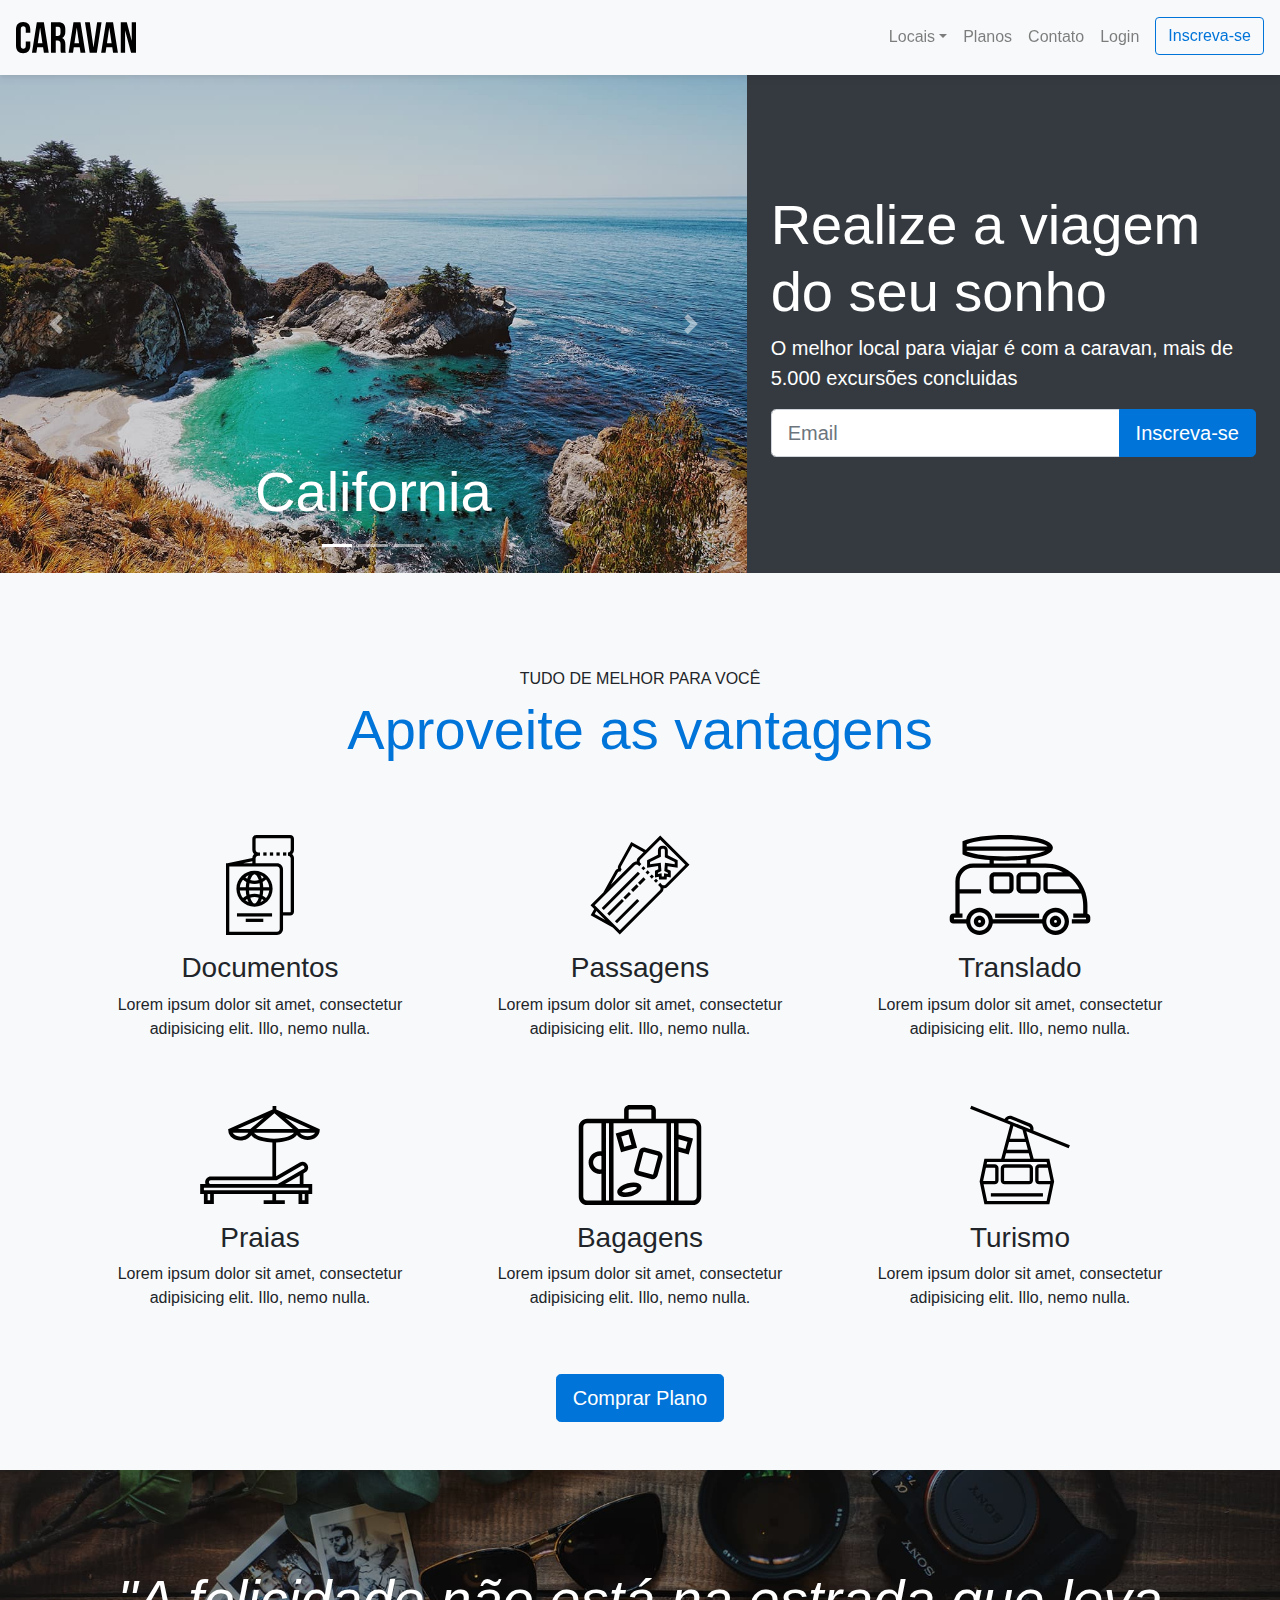
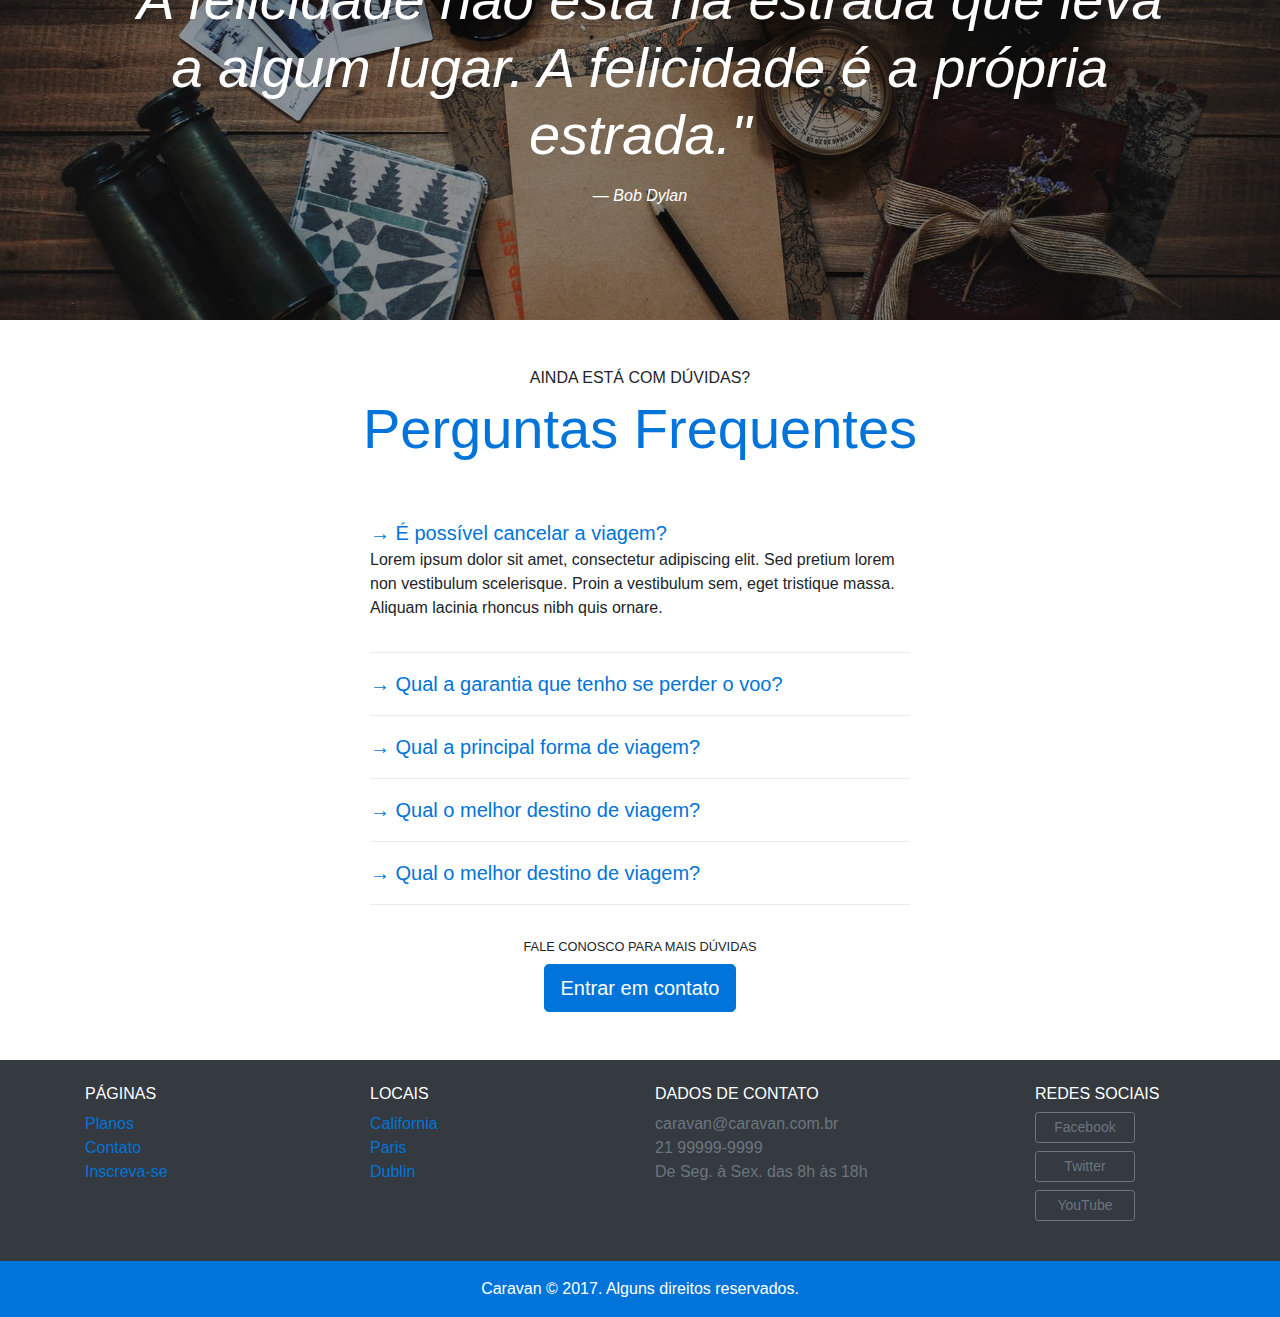
<file: bootstrap-4/caravan/index.html>
<!DOCTYPE html>
<html lang="pt-BR">

<head>
  <meta charset="UTF-8">
  <meta http-equiv="X-UA-Compatible" content="IE=edge">
  <meta name="viewport" content="width=device-width, initial-scale=1.0">
  <link rel="stylesheet" href="./css/bootstrap.css">
  <link rel="stylesheet" href="./css/style.css">
  <title>Caravan</title>
</head>

<body>
  <!-- MODAL -->

  <div class="modal fade" id="modalLogin" tabindex="-1" aria-labelledby="exampleModalLabel" aria-hidden="true">
    <div class="modal-dialog">
      <div class="modal-content">
        <div class="modal-header">
          <h5 class="modal-title" id="exampleModalLabel">Modal title</h5>
          <button type="button" class="close" data-dismiss="modal" aria-label="Close">
            <span aria-hidden="true">&times;</span>
          </button>
        </div>
        <div class="modal-body">
          <form>
            <div class="form-group">
              <label for="loginEmail">Email</label>
              <input type="email" class="form-control" id="loginEmail">
            </div>
            <div class="form-group">
              <label for="liginSenha">Senha</label>
              <input type="password" class="form-control" id="liginSenha">
            </div>
            <button type="submit" class="btn btn-primary">Entrar na conta</button>
            <small class="form-text text-muted">Esqueceu a senha. <a href="#">Clique aqui.</a></small>
          </form>
        </div>
      </div>
    </div>
  </div>
  <!-- MENU -->
  <nav class="navbar navbar-expand-sm navbar-light bg-light fixed-top py-3 box-shadow">
    <a class="navbar-brand" href="./index.html">
      <img src="./img/caravan.svg" alt="caravan">
    </a>

    <button class="navbar-toggler d-lg-none" type="button" data-toggle="collapse" data-target="#navbarSupportedContent" aria-controls="navbarSupportedContent" aria-expanded="false" aria-label="Toggle navigation">
      <span class="navbar-toggler-icon"></span>
    </button>

    <div class="collapse navbar-collapse" id="navbarSupportedContent">
      <ul class="navbar-nav ml-auto">
        <li class="nav-item dropdown">
          <a class="nav-link dropdown-toggle" href="#" id="navbarDropdown" role="button" data-toggle="dropdown" aria-expanded="false">Locais</a>
          <div class="dropdown-menu">
            <a class="dropdown-item" href="local.html">California</a>
            <a class="dropdown-item" href="local.html">Paris</a>
            <a class="dropdown-item" href="local.html">Dublin</a>
            </divlocal.html </li>
        <li class="nav-item">
          <a class="nav-link" href="planos.html">Planos</a>
        </li>
        <li class="nav-item">
          <a class="nav-link" href="contato.html">Contato</a>
        </li>
        <li class="nav-item">
          <a class="nav-link" href="#" data-toggle="modal" data-target="#modalLogin">Login</a>
        </li>
        <li class="nav-item ml-md-2">
          <a class="btn btn-outline-primary" href="inscricao.html">Inscreva-se</a>
        </li>
      </ul>
    </div>
  </nav>

  <!-- SLIDER -->
  <section class="container-fluid">
    <div class="row bg-dark text-white">

      <div class="col-lg-7 p-0">
        <div id="carouselCidades" class="carousel slide" data-ride="carousel">
          <ol class="carousel-indicators">
            <li data-target="#carouselCidades" data-slide-to="0" class="active"></li>
            <li data-target="#carouselCidades" data-slide-to="1"></li>
            <li data-target="#carouselCidades" data-slide-to="2"></li>
          </ol>
          <div class="carousel-inner">
            <div class="carousel-item active">
              <img src="./img/california.jpeg" class="d-block w-100" alt="California">
              <div class="carousel-caption">
                <h3 class="display-4">California</h3>
              </div>
            </div>
            <div class="carousel-item">
              <img src="./img/paris.jpg" class="d-block w-100" alt="Paris">
              <div class="carousel-caption">
                <h3 class="display-4">Paris</h3>
              </div>
            </div>
            <div class="carousel-item">
              <img src="./img/dublin.jpg" class="d-block w-100" alt="Dublin">
              <div class="carousel-caption">
                <h3 class="display-4">Dublin</h3>
              </div>
            </div>
          </div>
          <button class="carousel-control-prev" type="button" data-target="#carouselCidades" data-slide="prev">
            <span class="carousel-control-prev-icon" aria-hidden="true"></span>
            <span class="sr-only">Anterior</span>
          </button>
          <button class="carousel-control-next" type="button" data-target="#carouselCidades" data-slide="next">
            <span class="carousel-control-next-icon" aria-hidden="true"></span>
            <span class="sr-only">Próximo</span>
          </button>
        </div>
      </div>

      <div class="col-lg-5 p-4 align-self-center">
        <h1 class="display-4">Realize a viagem do seu sonho</h1>
        <p class="lead">O melhor local para viajar é com a caravan, mais de 5.000 excursões concluidas</p>
        <form action="">
          <div class="input-group input-group-lg">
            <input type="text" class="form-control" placeholder="Email" aria-label="Email">
            <div class="input-group-append">
              <button class="btn btn-primary" type="button">Inscreva-se</button>
            </div>
          </div>
        </form>
      </div>
    </div>
  </section>

  <!-- PLANOS -->
  <section class="bg-light py-5 text-center">
    <div class="container">
      <div class="my-5">
        <span class="h6 d-block text-uppercase">Tudo de melhor para você</span>
        <h2 class="display-4 text-primary">Aproveite as vantagens</h2>
      </div>
      <div class="row">
        <div class="col-xl-4 col-md-6 my-4">
          <div style="height: 100px;" class="d-flex justify-content-center">
            <img src="./img/icones/passaporte.svg" alt="Passaporte">
          </div>
          <h3 class="pt-3">Documentos</h3>
          <p>Lorem ipsum dolor sit amet, consectetur adipisicing elit. Illo, nemo nulla.</p>
        </div>
        <div class="col-xl-4 col-md-6 my-4">
          <div style="height: 100px;" class="d-flex justify-content-center">
            <img src="./img/icones/passagens.svg" alt="Passagens">
          </div>
          <h3 class="pt-3">Passagens</h3>
          <p>Lorem ipsum dolor sit amet, consectetur adipisicing elit. Illo, nemo nulla.</p>
        </div>
        <div class="col-xl-4 col-md-6 my-4">
          <div style="height: 100px;" class="d-flex justify-content-center">
            <img src="./img/icones/translado.svg" alt="Translado">
          </div>
          <h3 class="pt-3">Translado</h3>
          <p>Lorem ipsum dolor sit amet, consectetur adipisicing elit. Illo, nemo nulla.</p>
        </div>
        <div class="col-xl-4 col-md-6 my-4">
          <div style="height: 100px;" class="d-flex justify-content-center">
            <img src="./img/icones/praias.svg" alt="Praias">
          </div>
          <h3 class="pt-3">Praias</h3>
          <p>Lorem ipsum dolor sit amet, consectetur adipisicing elit. Illo, nemo nulla.</p>
        </div>
        <div class="col-xl-4 col-md-6 my-4">
          <div style="height: 100px;" class="d-flex justify-content-center">
            <img src="./img/icones/bagagens.svg" alt="Bagagens">
          </div>
          <h3 class="pt-3">Bagagens</h3>
          <p>Lorem ipsum dolor sit amet, consectetur adipisicing elit. Illo, nemo nulla.</p>
        </div>
        <div class="col-xl-4 col-md-6 my-4">
          <div style="height: 100px;" class="d-flex justify-content-center">
            <img src="./img/icones/turismo.svg" alt="Turismo">
          </div>
          <h3 class="pt-3">Turismo</h3>
          <p>Lorem ipsum dolor sit amet, consectetur adipisicing elit. Illo, nemo nulla.</p>
        </div>
      </div>
      <a href="planos.html" class="btn btn-primary btn-lg mt-4">Comprar Plano</a>
    </div>
  </section>

  <!-- QUOTE -->
  <section id="home-quote" class="p-md-5">
    <blockquote class="blockquote text-center text-white p-md-5 p-3">
      <p class="display-4"><em>"A felicidade não está na estrada que leva a algum lugar. A felicidade é a própria estrada."</em></p>
      <footer class="blockquote-footer text-white"><cite title="Source Title">Bob Dylan</cite></footer>
    </blockquote>
    </blockquote>
  </section>


  <!--PERGUNTAS FREQUENTES -->

  <section class="container">
    <div class="my-5 text-center">
      <span class="h6 d-block text-uppercase">Ainda está com dúvidas?</span>
      <h2 class="display-4 text-primary">Perguntas Frequentes</h2>
    </div>
    <div class="row justify-content-center">
      <div class="col-md-6" id="perguntasFrequentes" data-children=".pergunta">
        <!-- pergunt 1 -->
        <div class="pergunta py-2">
          <a class="lead" data-toggle="collapse" href="#pergunta1" aria-expanded="true" aria-controls="pergunta1">→ É possível cancelar a viagem?</a>
          <div id="pergunta1" class="collapse show" role="tabpanel" data-parent="#perguntasFrequentes">
            <p>Lorem ipsum dolor sit amet, consectetur adipiscing elit. Sed pretium lorem non vestibulum scelerisque. Proin a vestibulum sem, eget tristique massa. Aliquam lacinia rhoncus nibh quis ornare.</p>
          </div>
        </div>
        <!-- pergunta 2 -->
        <div class="dropdown-divider"></div>
        <div class="pergunta py-2">
          <a class="lead" data-toggle="collapse" href="#pergunta2" aria-expanded="true" aria-controls="pergunta2">→ Qual a garantia que tenho se perder o voo?</a>
          <div id="pergunta2" class="collapse" role="tabpanel" data-parent="#perguntasFrequentes">
            <p>Lorem ipsum dolor sit amet, consectetur adipiscing elit. Sed pretium lorem non vestibulum scelerisque. Proin a vestibulum sem, eget tristique massa. Aliquam lacinia rhoncus nibh quis ornare.</p>
          </div>
        </div>
        <!-- pergunta 3 -->
        <div class="dropdown-divider"></div>
        <div class="pergunta py-2">
          <a class="lead" data-toggle="collapse" href="#pergunta3" aria-expanded="true" aria-controls="pergunta3">→ Qual a principal forma de viagem?</a>
          <div id="pergunta3" class="collapse" role="tabpanel" data-parent="#perguntasFrequentes">
            <p>Lorem ipsum dolor sit amet, consectetur adipiscing elit. Sed pretium lorem non vestibulum scelerisque. Proin a vestibulum sem, eget tristique massa. Aliquam lacinia rhoncus nibh quis ornare.</p>
          </div>
        </div>
        <!-- pergunta 4 -->
        <div class="dropdown-divider"></div>
        <div class="pergunta py-2">
          <a class="lead" data-toggle="collapse" href="#pergunta4" aria-expanded="true" aria-controls="pergunta4">→ Qual o melhor destino de viagem?</a>
          <div id="pergunta4" class="collapse" role="tabpanel" data-parent="#perguntasFrequentes">
            <p>Lorem ipsum dolor sit amet, consectetur adipiscing elit. Sed pretium lorem non vestibulum scelerisque. Proin a vestibulum sem, eget tristique massa. Aliquam lacinia rhoncus nibh quis ornare.</p>
          </div>
        </div>
        <!-- pergunta 5 -->
        <div class="dropdown-divider"></div>
        <div class="pergunta py-2">
          <a class="lead" data-toggle="collapse" href="#pergunta5" aria-expanded="true" aria-controls="pergunta5">→ Qual o melhor destino de viagem?</a>
          <div id="pergunta5" class="collapse" role="tabpanel" data-parent="#perguntasFrequentes">
            <p>Lorem ipsum dolor sit amet, consectetur adipiscing elit. Sed pretium lorem non vestibulum scelerisque. Proin a vestibulum sem, eget tristique massa. Aliquam lacinia rhoncus nibh quis ornare.</p>
          </div>
        </div>
        <div class="dropdown-divider"></div>
      </div>
    </div>
    <div class="text-center my-4">
      <p class="small text-uppercase my-2">Fale conosco para mais dúvidas</p>
      <a href="/contato.html" class="btn btn-primary btn-lg">Entrar em contato</a>
    </div>
  </section>
  <!-- FOOTER -->
  <footer class="bg-dark text-white mt-5">
    <div class="container py-4">
      <div class="row">
        <div class="col-md-3 col-6">
          <h4 class="h6 text-uppercase">Páginas</h4>
          <ul class="list-unstyled">
            <li><a href="planos.html">Planos</a></li>
            <li><a href="contato.html">Contato</a></li>
            <li><a href="inscricao.html">Inscreva-se</a></li>
          </ul>
        </div>
        <div class="col-md-3 col-6">
          <h4 class="h6 text-uppercase">Locais</h4>
          <ul class="list-unstyled">
            <li><a href="local.html">California</a></li>
            <li><a href="local.html">Paris</a></li>
            <li><a href="local.html">Dublin</a></li>
          </ul>
        </div>
        <div class="col-md-4 col-6">
          <h4 class="h6 text-uppercase">Dados de contato</h4>
          <ul class="text-secondary list-unstyled">
            <li>caravan@caravan.com.br</li>
            <li>21 99999-9999</li>
            <li>De Seg. à Sex. das 8h às 18h</li>
          </ul>
        </div>
        <div class="col-md-2 col-6">
          <h4 class="h6 text-uppercase">Redes sociais</h4>
          <ul class="list-unstyled">
            <li>
              <a href="#" class="btn btn-outline-secondary btn-sm d-block mb-2" style="max-width: 100px">Facebook</a>
            </li>
            <li>
              <a href="#" class="btn btn-outline-secondary btn-sm d-block mb-2" style="max-width: 100px">Twitter</a>
            </li>
            <li>
              <a href="#" class="btn btn-outline-secondary btn-sm d-block mb-2" style="max-width: 100px">YouTube</a>
            </li>
          </ul>
        </div>
      </div>
    </div>
    <div class="bg-primary text-center py-3">
      <p class="mb-0">Caravan © 2017. Alguns direitos reservados.</p>
    </div>
  </footer>

  <script src=" ./js/jquery.min.js"></script>
  <script src="./js/popper.min.js"></script>
  <script src="./js/bootstrap.js"></script>
  <script src="./js/app.js"></script>
</body>

</html>
</file>
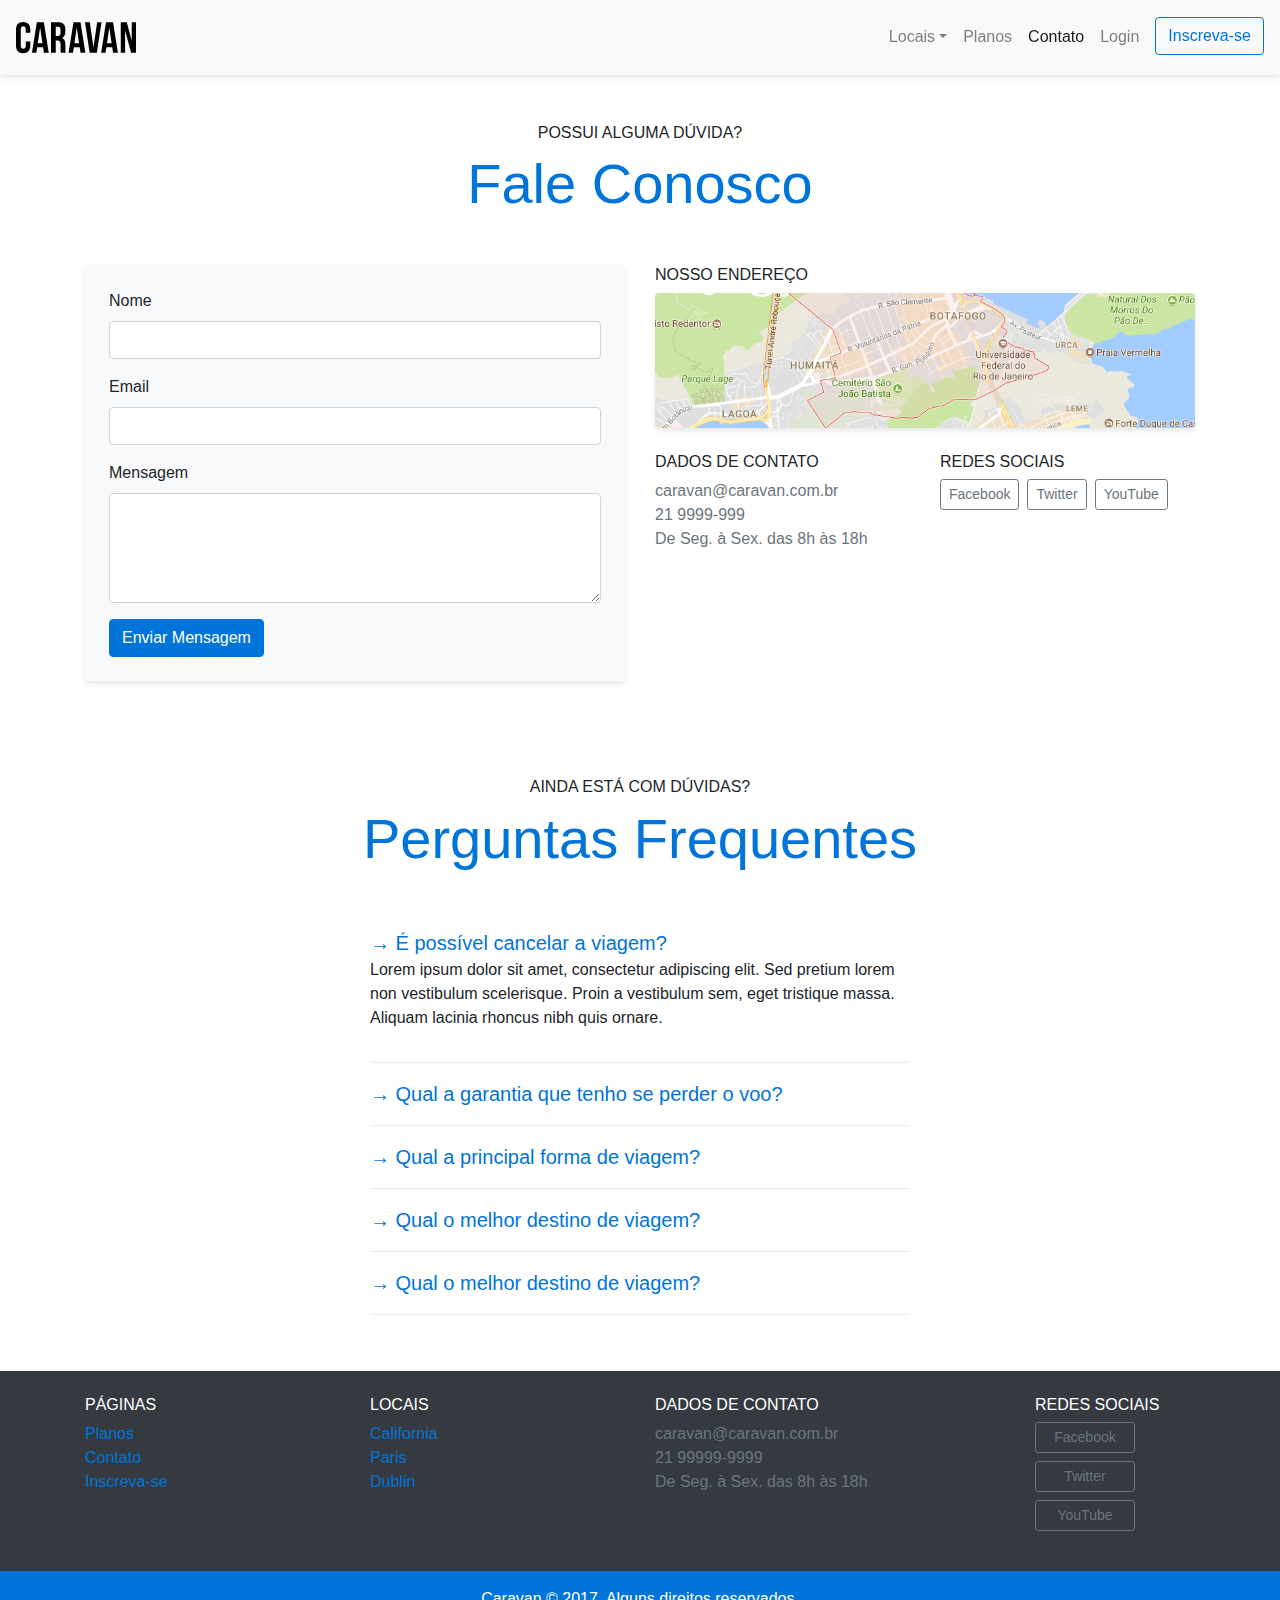
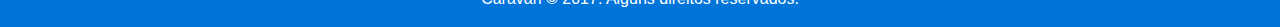
<file: bootstrap-4/caravan/contato.html>
<!DOCTYPE html>
<html lang="pt-BR">

<head>
  <meta charset="UTF-8">
  <meta http-equiv="X-UA-Compatible" content="IE=edge">
  <meta name="viewport" content="width=device-width, initial-scale=1.0">
  <link rel="stylesheet" href="./css/bootstrap.css">
  <link rel="stylesheet" href="./css/style.css">
  <title>Caravan - Contato</title>
</head>

<body>
  <!-- MODAL -->

  <div class="modal fade" id="modalLogin" tabindex="-1" aria-labelledby="exampleModalLabel" aria-hidden="true">
    <div class="modal-dialog">
      <div class="modal-content">
        <div class="modal-header">
          <h5 class="modal-title" id="exampleModalLabel">Modal title</h5>
          <button type="button" class="close" data-dismiss="modal" aria-label="Close">
            <span aria-hidden="true">&times;</span>
          </button>
        </div>
        <div class="modal-body">
          <form>
            <div class="form-group">
              <label for="loginEmail">Email</label>
              <input type="email" class="form-control" id="loginEmail">
            </div>
            <div class="form-group">
              <label for="liginSenha">Senha</label>
              <input type="password" class="form-control" id="liginSenha">
            </div>
            <button type="submit" class="btn btn-primary">Entrar na conta</button>
            <small class="form-text text-muted">Esqueceu a senha. <a href="#">Clique aqui.</a></small>
          </form>
        </div>
      </div>
    </div>
  </div>
  <!-- MENU -->
  <nav class="navbar navbar-expand-sm navbar-light bg-light fixed-top py-3 box-shadow">
    <a class="navbar-brand" href="./index.html">
      <img src="./img/caravan.svg" alt="caravan">
    </a>

    <button class="navbar-toggler d-lg-none" type="button" data-toggle="collapse" data-target="#navbarSupportedContent" aria-controls="navbarSupportedContent" aria-expanded="false" aria-label="Toggle navigation">
      <span class="navbar-toggler-icon"></span>
    </button>

    <div class="collapse navbar-collapse" id="navbarSupportedContent">
      <ul class="navbar-nav ml-auto">
        <li class="nav-item dropdown">
          <a class="nav-link dropdown-toggle" href="#" id="navbarDropdown" role="button" data-toggle="dropdown" aria-expanded="false">Locais</a>
          <div class="dropdown-menu">
            <a class="dropdown-item" href="local.html">California</a>
            <a class="dropdown-item" href="local.html">Paris</a>
            <a class="dropdown-item" href="local.html">Dublin</a>
            </divlocal.html </li>
        <li class="nav-item">
          <a class="nav-link" href="planos.html">Planos</a>
        </li>
        <li class="nav-item">
          <a class="nav-link active" href="contato.html">Contato</a>
        </li>
        <li class="nav-item">
          <a class="nav-link" href="#" data-toggle="modal" data-target="#modalLogin">Login</a>
        </li>
        <li class="nav-item ml-md-2">
          <a class="btn btn-outline-primary" href="inscricao.html">Inscreva-se</a>
        </li>
      </ul>
    </div>
  </nav>

  <!-- FORMULARIO DE CONTATO -->
  <section class="container my-5">
    <div class="my-5 text-center">
      <span class="h6 d-block text-uppercase">Possui alguma dúvida?</span>
      <h1 class="display-4 text-primary">Fale Conosco</h1>
    </div>
    <div class="row">
      <div class="col-lg mb-5">
        <form class="bg-light rounded p-4 box-shadow">
          <div class="form-group">
            <label for="clienteNome">Nome</label>
            <input type="text" class="form-control" id="clienteNome">
          </div>
          <div class="form-group">
            <label for="clienteEmail">Email</label>
            <input type="email" class="form-control" id="clienteEmail">
          </div>
          <div class="form-group">
            <label for="clienteMensagem">Mensagem</label>
            <textarea class="form-control" id="clienteMensagem" rows="4"></textarea>
          </div>
          <button type="submit" class="btn btn-primary">Enviar Mensagem</button>
        </form>
      </div>
      <div class="col">
        <h2 class="h6 text-uppercase">Nosso endereço</h2>
        <img src=" ./img/mapa.png" class="img-fluid rounded box-shadow mb-4" alt="mapa">
        <div class="row">
          <div class="col">
            <h2 class="h6 text-uppercase">Dados de Contato</h2>
            <ul class="list-unstyled text-secondary">
              <li>caravan@caravan.com.br</li>
              <li>21 9999-999</li>
              <li>De Seg. à Sex. das 8h às 18h</li>
            </ul>
          </div>
          <div class="col">
            <h2 class="h6 text-uppercase">Redes sociais</h2>
            <ul class="list-unstyled form-inline">
              <li>
                <a href="#" class="btn btn-outline-secondary btn-sm d-block mb-2 mr-2" style="max-width: 100px">Facebook</a>
              </li>
              <li>
                <a href="#" class="btn btn-outline-secondary btn-sm d-block mb-2 mr-2" style="max-width: 100px">Twitter</a>
              </li>
              <li>
                <a href="#" class="btn btn-outline-secondary btn-sm d-block mb-2" style="max-width: 100px">YouTube</a>
              </li>
            </ul>
          </div>
        </div>
      </div>
    </div>
  </section>



  <!--PERGUNTAS FREQUENTES -->

  <section class="container">
    <div class="my-5 text-center">
      <span class="h6 d-block text-uppercase">Ainda está com dúvidas?</span>
      <h2 class="display-4 text-primary">Perguntas Frequentes</h2>
    </div>
    <div class="row justify-content-center">
      <div class="col-md-6" id="perguntasFrequentes" data-children=".pergunta">
        <!-- pergunt 1 -->
        <div class="pergunta py-2">
          <a class="lead" data-toggle="collapse" href="#pergunta1" aria-expanded="true" aria-controls="pergunta1">→ É possível cancelar a viagem?</a>
          <div id="pergunta1" class="collapse show" role="tabpanel" data-parent="#perguntasFrequentes">
            <p>Lorem ipsum dolor sit amet, consectetur adipiscing elit. Sed pretium lorem non vestibulum scelerisque. Proin a vestibulum sem, eget tristique massa. Aliquam lacinia rhoncus nibh quis ornare.</p>
          </div>
        </div>
        <!-- pergunta 2 -->
        <div class="dropdown-divider"></div>
        <div class="pergunta py-2">
          <a class="lead" data-toggle="collapse" href="#pergunta2" aria-expanded="true" aria-controls="pergunta2">→ Qual a garantia que tenho se perder o voo?</a>
          <div id="pergunta2" class="collapse" role="tabpanel" data-parent="#perguntasFrequentes">
            <p>Lorem ipsum dolor sit amet, consectetur adipiscing elit. Sed pretium lorem non vestibulum scelerisque. Proin a vestibulum sem, eget tristique massa. Aliquam lacinia rhoncus nibh quis ornare.</p>
          </div>
        </div>
        <!-- pergunta 3 -->
        <div class="dropdown-divider"></div>
        <div class="pergunta py-2">
          <a class="lead" data-toggle="collapse" href="#pergunta3" aria-expanded="true" aria-controls="pergunta3">→ Qual a principal forma de viagem?</a>
          <div id="pergunta3" class="collapse" role="tabpanel" data-parent="#perguntasFrequentes">
            <p>Lorem ipsum dolor sit amet, consectetur adipiscing elit. Sed pretium lorem non vestibulum scelerisque. Proin a vestibulum sem, eget tristique massa. Aliquam lacinia rhoncus nibh quis ornare.</p>
          </div>
        </div>
        <!-- pergunta 4 -->
        <div class="dropdown-divider"></div>
        <div class="pergunta py-2">
          <a class="lead" data-toggle="collapse" href="#pergunta4" aria-expanded="true" aria-controls="pergunta4">→ Qual o melhor destino de viagem?</a>
          <div id="pergunta4" class="collapse" role="tabpanel" data-parent="#perguntasFrequentes">
            <p>Lorem ipsum dolor sit amet, consectetur adipiscing elit. Sed pretium lorem non vestibulum scelerisque. Proin a vestibulum sem, eget tristique massa. Aliquam lacinia rhoncus nibh quis ornare.</p>
          </div>
        </div>
        <!-- pergunta 5 -->
        <div class="dropdown-divider"></div>
        <div class="pergunta py-2">
          <a class="lead" data-toggle="collapse" href="#pergunta5" aria-expanded="true" aria-controls="pergunta5">→ Qual o melhor destino de viagem?</a>
          <div id="pergunta5" class="collapse" role="tabpanel" data-parent="#perguntasFrequentes">
            <p>Lorem ipsum dolor sit amet, consectetur adipiscing elit. Sed pretium lorem non vestibulum scelerisque. Proin a vestibulum sem, eget tristique massa. Aliquam lacinia rhoncus nibh quis ornare.</p>
          </div>
        </div>
        <div class="dropdown-divider"></div>
      </div>
    </div>
  </section>

  <!-- FOOTER -->
  <footer class="bg-dark text-white mt-5">
    <div class="container py-4">
      <div class="row">
        <div class="col-md-3 col-6">
          <h4 class="h6 text-uppercase">Páginas</h4>
          <ul class="list-unstyled">
            <li><a href="planos.html">Planos</a></li>
            <li><a href="contato.html">Contato</a></li>
            <li><a href="inscricao.html">Inscreva-se</a></li>
          </ul>
        </div>
        <div class="col-md-3 col-6">
          <h4 class="h6 text-uppercase">Locais</h4>
          <ul class="list-unstyled">
            <li><a href="local.html">California</a></li>
            <li><a href="local.html">Paris</a></li>
            <li><a href="local.html">Dublin</a></li>
          </ul>
        </div>
        <div class="col-md-4 col-6">
          <h4 class="h6 text-uppercase">Dados de contato</h4>
          <ul class="text-secondary list-unstyled">
            <li>caravan@caravan.com.br</li>
            <li>21 99999-9999</li>
            <li>De Seg. à Sex. das 8h às 18h</li>
          </ul>
        </div>
        <div class="col-md-2 col-6">
          <h4 class="h6 text-uppercase">Redes sociais</h4>
          <ul class="list-unstyled">
            <li>
              <a href="#" class="btn btn-outline-secondary btn-sm d-block mb-2" style="max-width: 100px">Facebook</a>
            </li>
            <li>
              <a href="#" class="btn btn-outline-secondary btn-sm d-block mb-2" style="max-width: 100px">Twitter</a>
            </li>
            <li>
              <a href="#" class="btn btn-outline-secondary btn-sm d-block mb-2" style="max-width: 100px">YouTube</a>
            </li>
          </ul>
        </div>
      </div>
    </div>
    <div class="bg-primary text-center py-3">
      <p class="mb-0">Caravan © 2017. Alguns direitos reservados.</p>
    </div>
  </footer>

  <script src=" ./js/jquery.min.js"></script>
  <script src="./js/popper.min.js"></script>
  <script src="./js/bootstrap.js"></script>
  <script src="./js/app.js"></script>
</body>

</html>
</file>
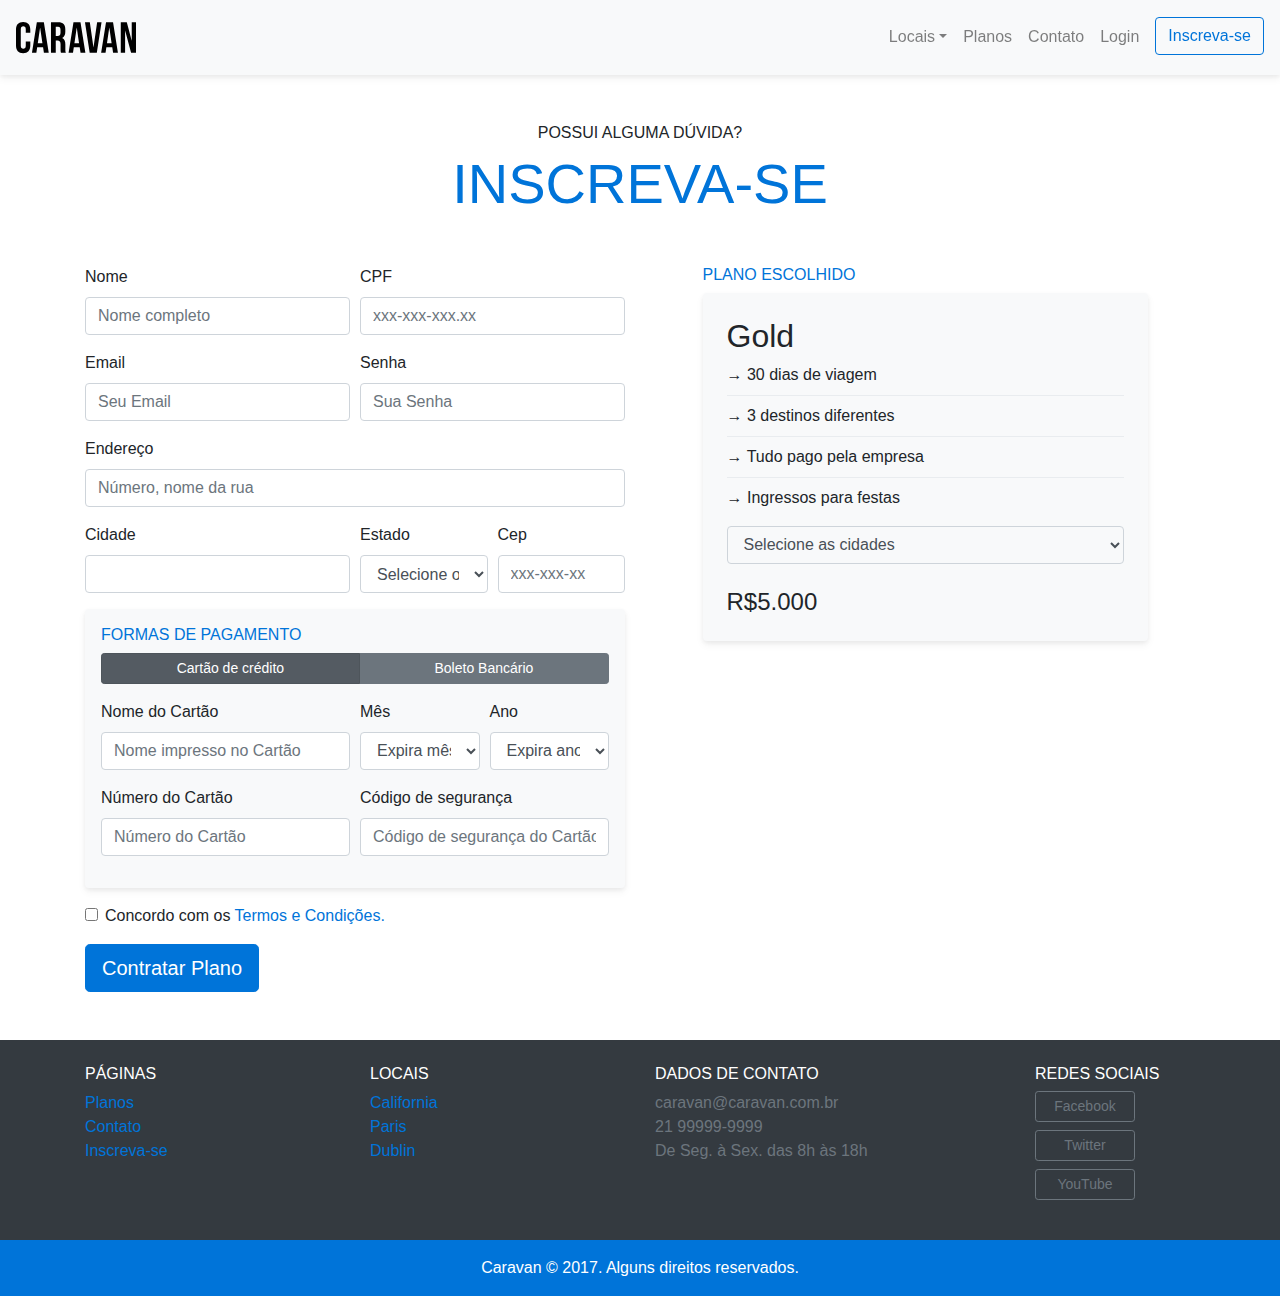
<file: bootstrap-4/caravan/inscricao.html>
<!DOCTYPE html>
<html lang="pt-BR">

<head>
  <meta charset="UTF-8">
  <meta http-equiv="X-UA-Compatible" content="IE=edge">
  <meta name="viewport" content="width=device-width, initial-scale=1.0">
  <link rel="stylesheet" href="./css/bootstrap.css">
  <link rel="stylesheet" href="./css/style.css">
  <title>Caravan - Inscrição</title>
</head>

<body>
  <!-- MODAL -->

  <div class="modal fade" id="modalLogin" tabindex="-1" aria-labelledby="exampleModalLabel" aria-hidden="true">
    <div class="modal-dialog">
      <div class="modal-content">
        <div class="modal-header">
          <h5 class="modal-title" id="exampleModalLabel">Modal title</h5>
          <button type="button" class="close" data-dismiss="modal" aria-label="Close">
            <span aria-hidden="true">&times;</span>
          </button>
        </div>
        <div class="modal-body">
          <form>
            <div class="form-group">
              <label for="loginEmail">Email</label>
              <input type="email" class="form-control" id="loginEmail">
            </div>
            <div class="form-group">
              <label for="liginSenha">Senha</label>
              <input type="password" class="form-control" id="liginSenha">
            </div>
            <button type="submit" class="btn btn-primary">Entrar na conta</button>
            <small class="form-text text-muted">Esqueceu a senha. <a href="#">Clique aqui.</a></small>
          </form>
        </div>
      </div>
    </div>
  </div>
  <!-- MENU -->
  <nav class="navbar navbar-expand-sm navbar-light bg-light fixed-top py-3 box-shadow">
    <a class="navbar-brand" href="./index.html">
      <img src="./img/caravan.svg" alt="caravan">
    </a>

    <button class="navbar-toggler d-lg-none" type="button" data-toggle="collapse" data-target="#navbarSupportedContent" aria-controls="navbarSupportedContent" aria-expanded="false" aria-label="Toggle navigation">
      <span class="navbar-toggler-icon"></span>
    </button>

    <div class="collapse navbar-collapse" id="navbarSupportedContent">
      <ul class="navbar-nav ml-auto">
        <li class="nav-item dropdown">
          <a class="nav-link dropdown-toggle" href="#" id="navbarDropdown" role="button" data-toggle="dropdown" aria-expanded="false">Locais</a>
          <div class="dropdown-menu">
            <a class="dropdown-item" href="local.html">California</a>
            <a class="dropdown-item" href="local.html">Paris</a>
            <a class="dropdown-item" href="local.html">Dublin</a>
            </divlocal.html </li>
        <li class="nav-item">
          <a class="nav-link" href="planos.html">Planos</a>
        </li>
        <li class="nav-item">
          <a class="nav-link" href="contato.html">Contato</a>
        </li>
        <li class="nav-item">
          <a class="nav-link" href="#" data-toggle="modal" data-target="#modalLogin">Login</a>
        </li>
        <li class="nav-item ml-md-2">
          <a class="btn btn-outline-primary" href="inscricao.html">Inscreva-se</a>
        </li>
      </ul>
    </div>
  </nav>

  <!-- FORMULARIO DE CONTATO -->
  <section class="container my-5">
    <div class="my-5 text-center">
      <span class="h6 d-block text-uppercase">Possui alguma dúvida?</span>
      <h1 class="display-4 text-primary text-uppercase">Inscreva-se</h1>
    </div>
    <div class="row">
      <form action="" class="col-lg-6">
        <div class="form-row">
          <div class="form-group col-md-6">
            <label for="inputNome">Nome</label>
            <input type="text" class="form-control" id="inputNome" placeholder="Nome completo">
          </div>
          <div class="form-group col-md-6">
            <label for="inputCpf">CPF</label>
            <input type="text" class="form-control" id="inputCpf" placeholder="xxx-xxx-xxx.xx">
          </div>
          <div class="form-group col-md-6">
            <label for="inputEmail">Email</label>
            <input type="email" class="form-control" id="inputEmail" placeholder="Seu Email">
          </div>
          <div class="form-group col-md-6">
            <label for="inputSenha">Senha</label>
            <input type="password" class="form-control" id="inputSenha" placeholder="Sua Senha">
          </div>
          <div class="form-group col-md-12">
            <label for="inputEndereco">Endereço</label>
            <input type="text" class="form-control" id="inputEndereco" placeholder="Número, nome da rua">
          </div>
          <div class="form-group col-md-6">
            <label for="inputCidade">Cidade</label>
            <input type="text" class="form-control" id="inputCidade">
          </div>
          <div class="form-group col-md-3">
            <label for="inputEstado">Estado</label>
            <select id="inputEstado" class="form-control">
              <option>Selecione o Estado</option>
              <option>RJ</option>
              <option>SP</option>
              <option>PR</option>
              <option>SC</option>
            </select>
          </div>
          <div class="form-group col-md-3">
            <label for="inputCep">Cep</label>
            <input type="text" class="form-control" id="inputCep" placeholder="xxx-xxx-xx">
          </div>
        </div>
        <div class="bg-light rounded box-shadow p-3 form-group">
          <h2 class="h6 text-primary text-uppercase">Formas de Pagamento</h2>
          <nav class="nav btn-group mb-3" id="formaPagamento" role="tablist">
            <button type="button" class="btn btn-secondary active btn-sm" id="nav-cartao-tab" data-toggle="tab" href="#nav-cartao" role="tab" aria-controls="nav-cartao" aria-selected="true">Cartão de crédito</button>

            <button type="button" class="btn btn-secondary btn-sm" id="nav-boleto-tab" data-toggle="tab" href="#nav-boleto" role="tab" aria-controls="nav-boleto" aria-checked="false">Boleto Bancário</button>
          </nav>
          <div class="tab-content" id="formaPagamentoConteudo">
            <div class="tab-pane fade show active" id="nav-cartao" role="tabpanel" aria-labelledby="nav-cartao-tab">
              <div class="form-row">
                <div class="form-group col-md-6">
                  <label for="inputCartao">Nome do Cartão</label>
                  <input type="text" class="form-control" id="inputCartao" placeholder="Nome impresso no Cartão">
                </div>
                <div class="form-group col-md-3 col-6">
                  <label for="inputMes">Mês</label>
                  <select id="inputMes" class="form-control">
                    <option>Expira mês...</option>
                    <option>01 / Ja</option>
                    <option>01 / Fe</option>
                    <option>02</option>
                    <option>01</option>
                  </select>
                </div>
                <div class="form-group col-md-3 col-6">
                  <label for="inputAno">Ano</label>
                  <select id="inputAno" class="form-control">
                    <option>Expira ano...</option>
                    <option>2017</option>
                    <option>2018</option>
                    <option>2019</option>
                    <option>2020</option>
                  </select>
                </div>
                <div class="form-group col-md-6">
                  <label for="inputNumeroCartao">Número do Cartão</label>
                  <input type="text" class="form-control" id="inputNumeroCartao" placeholder="Número do Cartão">
                </div>
                <div class="form-group col-md-6">
                  <label for="inputSeguranca">Código de segurança</label>
                  <input type="text" class="form-control" id="inputSeguranca" placeholder="Código de segurança do Cartão">
                </div>
              </div>
            </div>
            <div class="tab-pane fade" id="nav-boleto" role="tabpanel" aria-labelledby="nav-boleto-tab">
              <p>Clique em contrar plano que enviaremos um boleto para o seu e-mail.</p>
            </div>
          </div>
        </div>
        <div class="form-check">
          <label class="form-check-label">
            <input type="checkbox" class="form-check-input">
            Concordo com os <a href="#">Termos e Condições.</a>
          </label>
        </div>
        <button type="submit" class="btn btn-primary btn-lg mt-3">Contratar Plano</button>
      </form>
      <div class="col col-lg-5 mx-auto order-first order-lg-1 mb-5">
        <h2 class="h6 text-uppercase text-primary">Plano escolhido</h2>
        <div class="bg-light rounded p-4 box-shadow">
          <h2>Gold</h2>
          <ul class="list-unstyled">
            <li>→ 30 dias de viagem</li>
            <div class="dropdown-divider"></div>
            <li>→ 3 destinos diferentes</li>
            <div class="dropdown-divider"></div>
            <li>→ Tudo pago pela empresa</li>
            <div class="dropdown-divider"></div>
            <li>→ Ingressos para festas</li>
          </ul>
          <form action="">
            <div class="form-group">
              <select class="form-control bg-light" id="inputCidades">
                <option>Selecione as cidades</option>
                <option>California</option>
                <option>Paris</option>
                <option>Dublin</option>
              </select>
            </div>
          </form>
          <div class="row mt-4">
            <div class="col">
              <span class="h4">R$5.000</span>
            </div>
          </div>
        </div>
      </div>
    </div>
  </section>




  <!-- FOOTER -->
  <footer class="bg-dark text-white mt-5">
    <div class="container py-4">
      <div class="row">
        <div class="col-md-3 col-6">
          <h4 class="h6 text-uppercase">Páginas</h4>
          <ul class="list-unstyled">
            <li><a href="planos.html">Planos</a></li>
            <li><a href="contato.html">Contato</a></li>
            <li><a href="inscricao.html">Inscreva-se</a></li>
          </ul>
        </div>
        <div class="col-md-3 col-6">
          <h4 class="h6 text-uppercase">Locais</h4>
          <ul class="list-unstyled">
            <li><a href="local.html">California</a></li>
            <li><a href="local.html">Paris</a></li>
            <li><a href="local.html">Dublin</a></li>
          </ul>
        </div>
        <div class="col-md-4 col-6">
          <h4 class="h6 text-uppercase">Dados de contato</h4>
          <ul class="text-secondary list-unstyled">
            <li>caravan@caravan.com.br</li>
            <li>21 99999-9999</li>
            <li>De Seg. à Sex. das 8h às 18h</li>
          </ul>
        </div>
        <div class="col-md-2 col-6">
          <h4 class="h6 text-uppercase">Redes sociais</h4>
          <ul class="list-unstyled">
            <li>
              <a href="#" class="btn btn-outline-secondary btn-sm d-block mb-2" style="max-width: 100px">Facebook</a>
            </li>
            <li>
              <a href="#" class="btn btn-outline-secondary btn-sm d-block mb-2" style="max-width: 100px">Twitter</a>
            </li>
            <li>
              <a href="#" class="btn btn-outline-secondary btn-sm d-block mb-2" style="max-width: 100px">YouTube</a>
            </li>
          </ul>
        </div>
      </div>
    </div>
    <div class="bg-primary text-center py-3">
      <p class="mb-0">Caravan © 2017. Alguns direitos reservados.</p>
    </div>
  </footer>

  <script src=" ./js/jquery.min.js"></script>
  <script src="./js/popper.min.js"></script>
  <script src="./js/bootstrap.js"></script>
  <script src="./js/app.js"></script>
</body>

</html>
</file>
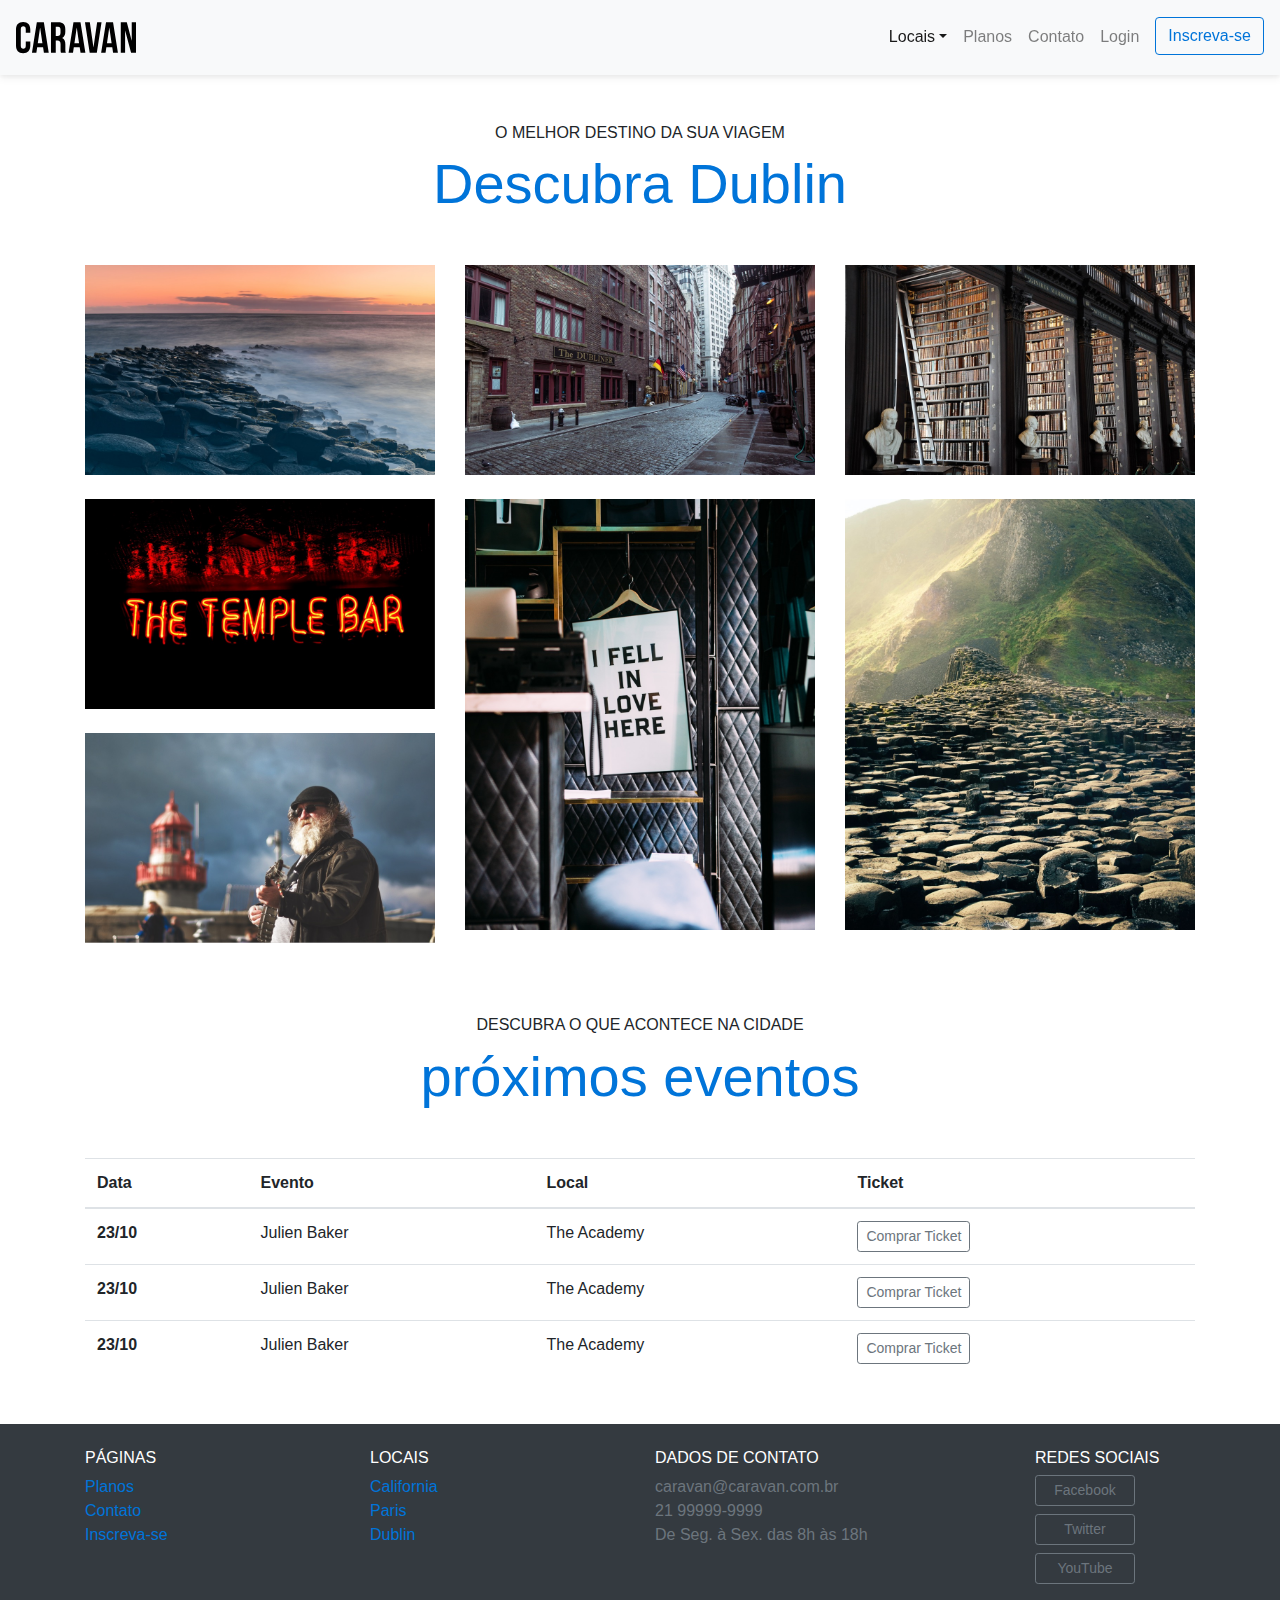
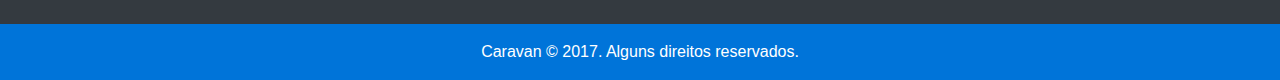
<file: bootstrap-4/caravan/local.html>
<!DOCTYPE html>
<html lang="pt-BR">

<head>
  <meta charset="UTF-8">
  <meta http-equiv="X-UA-Compatible" content="IE=edge">
  <meta name="viewport" content="width=device-width, initial-scale=1.0">
  <link rel="stylesheet" href="./css/bootstrap.css">
  <link rel="stylesheet" href="./css/style.css">
  <title>Caravan - Local</title>
</head>

<body>
  <!-- MODAL -->

  <div class="modal fade" id="modalLogin" tabindex="-1" aria-labelledby="exampleModalLabel" aria-hidden="true">
    <div class="modal-dialog">
      <div class="modal-content">
        <div class="modal-header">
          <h5 class="modal-title" id="exampleModalLabel">Modal title</h5>
          <button type="button" class="close" data-dismiss="modal" aria-label="Close">
            <span aria-hidden="true">&times;</span>
          </button>
        </div>
        <div class="modal-body">
          <form>
            <div class="form-group">
              <label for="loginEmail">Email</label>
              <input type="email" class="form-control" id="loginEmail">
            </div>
            <div class="form-group">
              <label for="liginSenha">Senha</label>
              <input type="password" class="form-control" id="liginSenha">
            </div>
            <button type="submit" class="btn btn-primary">Entrar na conta</button>
            <small class="form-text text-muted">Esqueceu a senha. <a href="#">Clique aqui.</a></small>
          </form>
        </div>
      </div>
    </div>
  </div>
  <!-- MENU -->
  <nav class="navbar navbar-expand-sm navbar-light bg-light fixed-top py-3 box-shadow">
    <a class="navbar-brand" href="./index.html">
      <img src="./img/caravan.svg" alt="caravan">
    </a>

    <button class="navbar-toggler d-lg-none" type="button" data-toggle="collapse" data-target="#navbarSupportedContent" aria-controls="navbarSupportedContent" aria-expanded="false" aria-label="Toggle navigation">
      <span class="navbar-toggler-icon"></span>
    </button>

    <div class="collapse navbar-collapse" id="navbarSupportedContent">
      <ul class="navbar-nav ml-auto">
        <li class="nav-item dropdown">
          <a class="nav-link dropdown-toggle active" href="#" id="navbarDropdown" role="button" data-toggle="dropdown" aria-expanded="false">Locais</a>
          <div class="dropdown-menu">
            <a class="dropdown-item" href="local.html">California</a>
            <a class="dropdown-item" href="local.html">Paris</a>
            <a class="dropdown-item" href="local.html">Dublin</a>
            </divlocal.html </li>
        <li class="nav-item">
          <a class="nav-link" href="planos.html">Planos</a>
        </li>
        <li class="nav-item">
          <a class="nav-link" href="contato.html">Contato</a>
        </li>
        <li class="nav-item">
          <a class="nav-link" href="#" data-toggle="modal" data-target="#modalLogin">Login</a>
        </li>
        <li class="nav-item ml-md-2">
          <a class="btn btn-outline-primary" href="inscricao.html">Inscreva-se</a>
        </li>
      </ul>
    </div>
  </nav>

  <!-- PLANOS -->
  <section class="container">
    <div class="text-center my-5">
      <span class="h6 d-block text-uppercase">O melhor destino da sua viagem</span>
      <h1 class="display-4 text-primary">Descubra Dublin</h1>
    </div>
    <div class="row">
      <div class="col-md">
        <img class="img-fluid mb-4" src="./img/local/foto-1.jpg" alt="Foto 1">
        <img class="img-fluid mb-4" src="./img/local/foto-2.jpg" alt="Foto 2">
        <img class="img-fluid mb-4" src="./img/local/foto-3.jpg" alt="Foto 3">
      </div>
      <div class="col-md">
        <img class="img-fluid mb-4" src="./img/local/foto-4.jpg" alt="Foto 4">
        <img class="img-fluid mb-4" src="./img/local/foto-5.jpg" alt="Foto 5">
      </div>
      <div class="col-md">
        <img class="img-fluid mb-4" src="./img/local/foto-6.jpg" alt="Foto 6">
        <img class="img-fluid mb-4" src="./img/local/foto-7.jpg" alt="Foto 7">
      </div>
    </div>
  </section>
  <!-- DADOS TABULARES -->
  <section class="container">
    <div class="text-center my-5">
      <span class="h6 d-block text-uppercase">Descubra o que acontece na cidade</span>
      <h1 class="display-4 text-primary">próximos eventos</h1>
    </div>
    <table class="table table-hover table-responsive-md">
      <thead>
        <tr>
          <th scope="col">Data</th>
          <th scope="col">Evento</th>
          <th scope="col">Local</th>
          <th scope="col">Ticket</th>
        </tr>
      </thead>
      <tbody>
        <tr>
          <th scope="row">23/10</th>
          <td>Julien Baker</td>
          <td>The Academy</td>
          <td>
            <a href="#" class="btn btn-outline-secondary btn-sm">Comprar Ticket</a>
          </td>
        </tr>
        <tr>
          <th scope="row">23/10</th>
          <td>Julien Baker</td>
          <td>The Academy</td>
          <td>
            <a href="#" class="btn btn-outline-secondary btn-sm">Comprar Ticket</a>
          </td>
        </tr>
        <tr>
          <th scope="row">23/10</th>
          <td>Julien Baker</td>
          <td>The Academy</td>
          <td>
            <a href="#" class="btn btn-outline-secondary btn-sm">Comprar Ticket</a>
          </td>
        </tr>
      </tbody>
    </table>
  </section>

  <!-- FOOTER -->
  <footer class="bg-dark text-white mt-5">
    <div class="container py-4">
      <div class="row">
        <div class="col-md-3 col-6">
          <h4 class="h6 text-uppercase">Páginas</h4>
          <ul class="list-unstyled">
            <li><a href="planos.html">Planos</a></li>
            <li><a href="contato.html">Contato</a></li>
            <li><a href="inscricao.html">Inscreva-se</a></li>
          </ul>
        </div>
        <div class="col-md-3 col-6">
          <h4 class="h6 text-uppercase">Locais</h4>
          <ul class="list-unstyled">
            <li><a href="local.html">California</a></li>
            <li><a href="local.html">Paris</a></li>
            <li><a href="local.html">Dublin</a></li>
          </ul>
        </div>
        <div class="col-md-4 col-6">
          <h4 class="h6 text-uppercase">Dados de contato</h4>
          <ul class="text-secondary list-unstyled">
            <li>caravan@caravan.com.br</li>
            <li>21 99999-9999</li>
            <li>De Seg. à Sex. das 8h às 18h</li>
          </ul>
        </div>
        <div class="col-md-2 col-6">
          <h4 class="h6 text-uppercase">Redes sociais</h4>
          <ul class="list-unstyled">
            <li>
              <a href="#" class="btn btn-outline-secondary btn-sm d-block mb-2" style="max-width: 100px">Facebook</a>
            </li>
            <li>
              <a href="#" class="btn btn-outline-secondary btn-sm d-block mb-2" style="max-width: 100px">Twitter</a>
            </li>
            <li>
              <a href="#" class="btn btn-outline-secondary btn-sm d-block mb-2" style="max-width: 100px">YouTube</a>
            </li>
          </ul>
        </div>
      </div>
    </div>
    <div class="bg-primary text-center py-3">
      <p class="mb-0">Caravan © 2017. Alguns direitos reservados.</p>
    </div>
  </footer>

  <script src=" ./js/jquery.min.js"></script>
  <script src="./js/popper.min.js"></script>
  <script src="./js/bootstrap.js"></script>
  <script src="./js/app.js"></script>
</body>

</html>
</file>
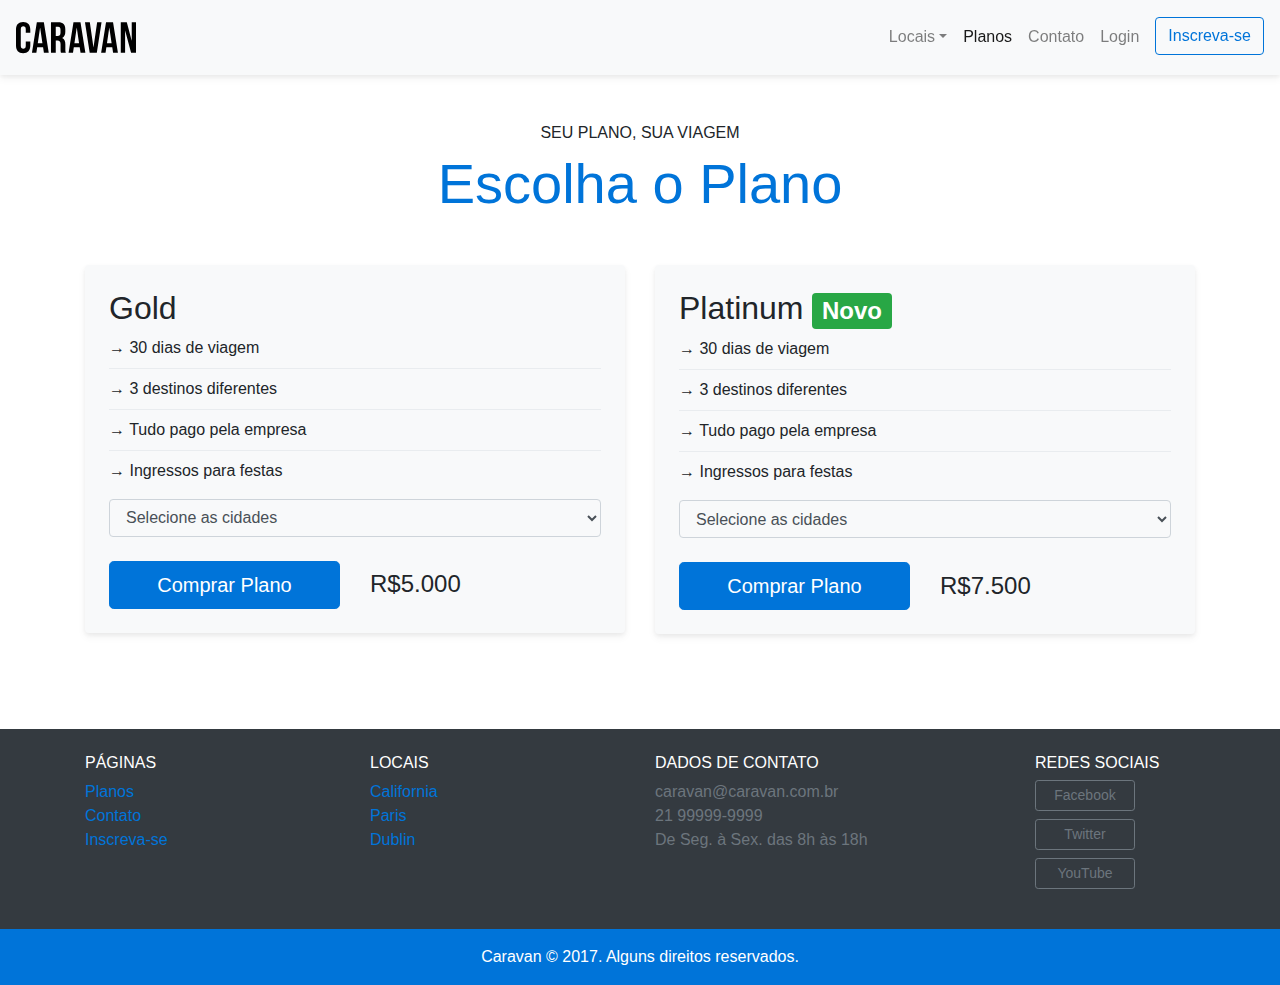
<file: bootstrap-4/caravan/planos.html>
<!DOCTYPE html>
<html lang="pt-BR">

<head>
  <meta charset="UTF-8">
  <meta http-equiv="X-UA-Compatible" content="IE=edge">
  <meta name="viewport" content="width=device-width, initial-scale=1.0">
  <link rel="stylesheet" href="./css/bootstrap.css">
  <link rel="stylesheet" href="./css/style.css">
  <title>Caravan - Planos</title>
</head>

<body>
  <!-- MODAL -->

  <div class="modal fade" id="modalLogin" tabindex="-1" aria-labelledby="exampleModalLabel" aria-hidden="true">
    <div class="modal-dialog">
      <div class="modal-content">
        <div class="modal-header">
          <h5 class="modal-title" id="exampleModalLabel">Modal title</h5>
          <button type="button" class="close" data-dismiss="modal" aria-label="Close">
            <span aria-hidden="true">&times;</span>
          </button>
        </div>
        <div class="modal-body">
          <form>
            <div class="form-group">
              <label for="loginEmail">Email</label>
              <input type="email" class="form-control" id="loginEmail">
            </div>
            <div class="form-group">
              <label for="liginSenha">Senha</label>
              <input type="password" class="form-control" id="liginSenha">
            </div>
            <button type="submit" class="btn btn-primary">Entrar na conta</button>
            <small class="form-text text-muted">Esqueceu a senha. <a href="#">Clique aqui.</a></small>
          </form>
        </div>
      </div>
    </div>
  </div>
  <!-- MENU -->
  <nav class="navbar navbar-expand-sm navbar-light bg-light fixed-top py-3 box-shadow">
    <a class="navbar-brand" href="./index.html">
      <img src="./img/caravan.svg" alt="caravan">
    </a>

    <button class="navbar-toggler d-lg-none" type="button" data-toggle="collapse" data-target="#navbarSupportedContent" aria-controls="navbarSupportedContent" aria-expanded="false" aria-label="Toggle navigation">
      <span class="navbar-toggler-icon"></span>
    </button>

    <div class="collapse navbar-collapse" id="navbarSupportedContent">
      <ul class="navbar-nav ml-auto">
        <li class="nav-item dropdown">
          <a class="nav-link dropdown-toggle" href="#" id="navbarDropdown" role="button" data-toggle="dropdown" aria-expanded="false">Locais</a>
          <div class="dropdown-menu">
            <a class="dropdown-item" href="local.html">California</a>
            <a class="dropdown-item" href="local.html">Paris</a>
            <a class="dropdown-item" href="local.html">Dublin</a>
            </divlocal.html </li>
        <li class="nav-item">
          <a class="nav-link active" href="planos.html">Planos</a>
        </li>
        <li class="nav-item">
          <a class="nav-link" href="contato.html">Contato</a>
        </li>
        <li class="nav-item">
          <a class="nav-link" href="#" data-toggle="modal" data-target="#modalLogin">Login</a>
        </li>
        <li class="nav-item ml-md-2">
          <a class="btn btn-outline-primary" href="inscricao.html">Inscreva-se</a>
        </li>
      </ul>
    </div>
  </nav>

  <!-- PLANOS -->
  <section class="container">
    <div class="text-center my-5">
      <span class="h6 d-block text-uppercase">Seu plano, sua viagem</span>
      <h1 class="display-4 text-primary">Escolha o Plano</h1>
    </div>
    <div class="row">
      <div class="col-md mb-5">
        <div class="bg-light rounded p-4 box-shadow">
          <h2>Gold</h2>
          <ul class="list-unstyled">
            <li><span data-toggle="tooltip" data-placement="top" title="Tooltip on top">→ 30 dias de viagem</span></li>
            <div class="dropdown-divider"></div>
            <li>→ 3 destinos diferentes</li>
            <div class="dropdown-divider"></div>
            <li>→ Tudo pago pela empresa</li>
            <div class="dropdown-divider"></div>
            <li>→ Ingressos para festas</li>
          </ul>
          <form action="">
            <div class="form-group">
              <select class="form-control bg-light" id="inputCidades">
                <option>Selecione as cidades</option>
                <option>California</option>
                <option>Paris</option>
                <option>Dublin</option>
              </select>
            </div>
          </form>
          <div class="row mt-4 align-items-center">
            <div class="col">
              <a href="inscricao.html" class="btn btn-primary btn-lg btn-block">Comprar Plano</a>
            </div>
            <div class="col">
              <span class="h4">R$5.000</span>
            </div>
          </div>
        </div>
      </div>
      <div class="col">
        <div class="bg-light rounded p-4 box-shadow">
          <h2>Platinum <span class="badge badge-success ">Novo</span></h2>
          <ul class="list-unstyled">
            <li>→ 30 dias de viagem</li>
            <div class="dropdown-divider"></div>
            <li>→ 3 destinos diferentes</li>
            <div class="dropdown-divider"></div>
            <li>→ Tudo pago pela empresa</li>
            <div class="dropdown-divider"></div>
            <li>→ Ingressos para festas</li>
          </ul>
          <form action="">
            <div class="form-group">
              <select class="form-control bg-light" id="inputCidades">
                <option>Selecione as cidades</option>
                <option>California</option>
                <option>Paris</option>
                <option>Dublin</option>
              </select>
            </div>
          </form>
          <div class="row mt-4 align-items-center">
            <div class="col">
              <a href="inscricao.html" class="btn btn-primary btn-lg btn-block">Comprar Plano</a>
            </div>
            <div class="col">
              <span class="h4">R$7.500</span>
            </div>
          </div>
        </div>
      </div>
    </div>
  </section>
  <!-- DADOS TABULARES -->


  <!-- FOOTER -->
  <footer class="bg-dark text-white mt-5">
    <div class="container py-4">
      <div class="row">
        <div class="col-md-3 col-6">
          <h4 class="h6 text-uppercase">Páginas</h4>
          <ul class="list-unstyled">
            <li><a href="planos.html">Planos</a></li>
            <li><a href="contato.html">Contato</a></li>
            <li><a href="inscricao.html">Inscreva-se</a></li>
          </ul>
        </div>
        <div class="col-md-3 col-6">
          <h4 class="h6 text-uppercase">Locais</h4>
          <ul class="list-unstyled">
            <li><a href="local.html">California</a></li>
            <li><a href="local.html">Paris</a></li>
            <li><a href="local.html">Dublin</a></li>
          </ul>
        </div>
        <div class="col-md-4 col-6">
          <h4 class="h6 text-uppercase">Dados de contato</h4>
          <ul class="text-secondary list-unstyled">
            <li>caravan@caravan.com.br</li>
            <li>21 99999-9999</li>
            <li>De Seg. à Sex. das 8h às 18h</li>
          </ul>
        </div>
        <div class="col-md-2 col-6">
          <h4 class="h6 text-uppercase">Redes sociais</h4>
          <ul class="list-unstyled">
            <li>
              <a href="#" class="btn btn-outline-secondary btn-sm d-block mb-2" style="max-width: 100px">Facebook</a>
            </li>
            <li>
              <a href="#" class="btn btn-outline-secondary btn-sm d-block mb-2" style="max-width: 100px">Twitter</a>
            </li>
            <li>
              <a href="#" class="btn btn-outline-secondary btn-sm d-block mb-2" style="max-width: 100px">YouTube</a>
            </li>
          </ul>
        </div>
      </div>
    </div>
    <div class="bg-primary text-center py-3">
      <p class="mb-0">Caravan © 2017. Alguns direitos reservados.</p>
    </div>
  </footer>

  <script src=" ./js/jquery.min.js"></script>
  <script src="./js/popper.min.js"></script>
  <script src="./js/bootstrap.js"></script>
  <script src="./js/app.js"></script>
</body>

</html>
</file>
<file: bootstrap-4/caravan/css/style.css>
body {
  padding-top: 75px;
}
.box-shadow {
  box-shadow: 0 2px 4px 0 rgba(0, 0, 0, 0.05), 0 4px 8px 0 rgba(0, 0, 0, 0.05);
}

#home-quote {
  background: url("../img/bg-quote.jpeg") center center;
  background-size: cover;
}

@media (max-width: 767px) {
  #home-quote .display-4 {
    font-size: 2.5rem;
  }
  body {
    padding-top: 0px;
  }
  .fixed-top {
    position: relative;
  }
}
</file>
